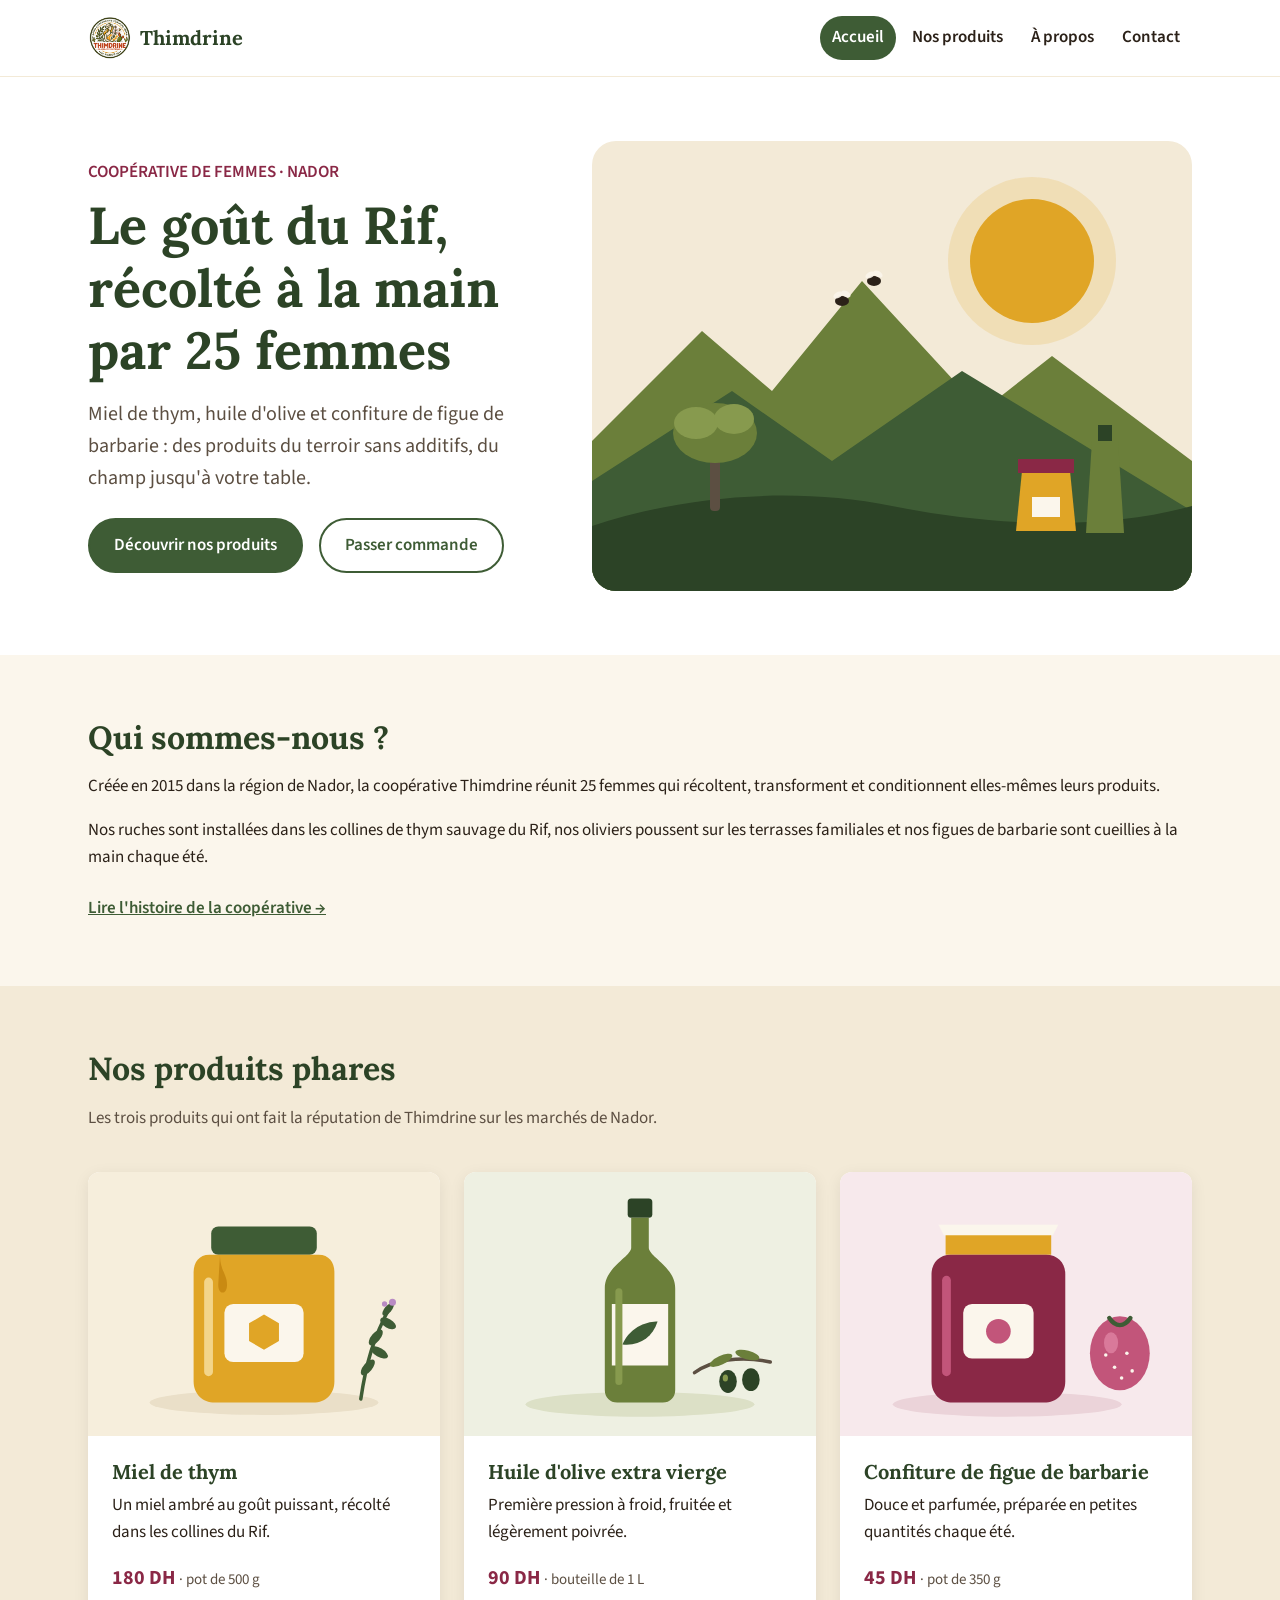
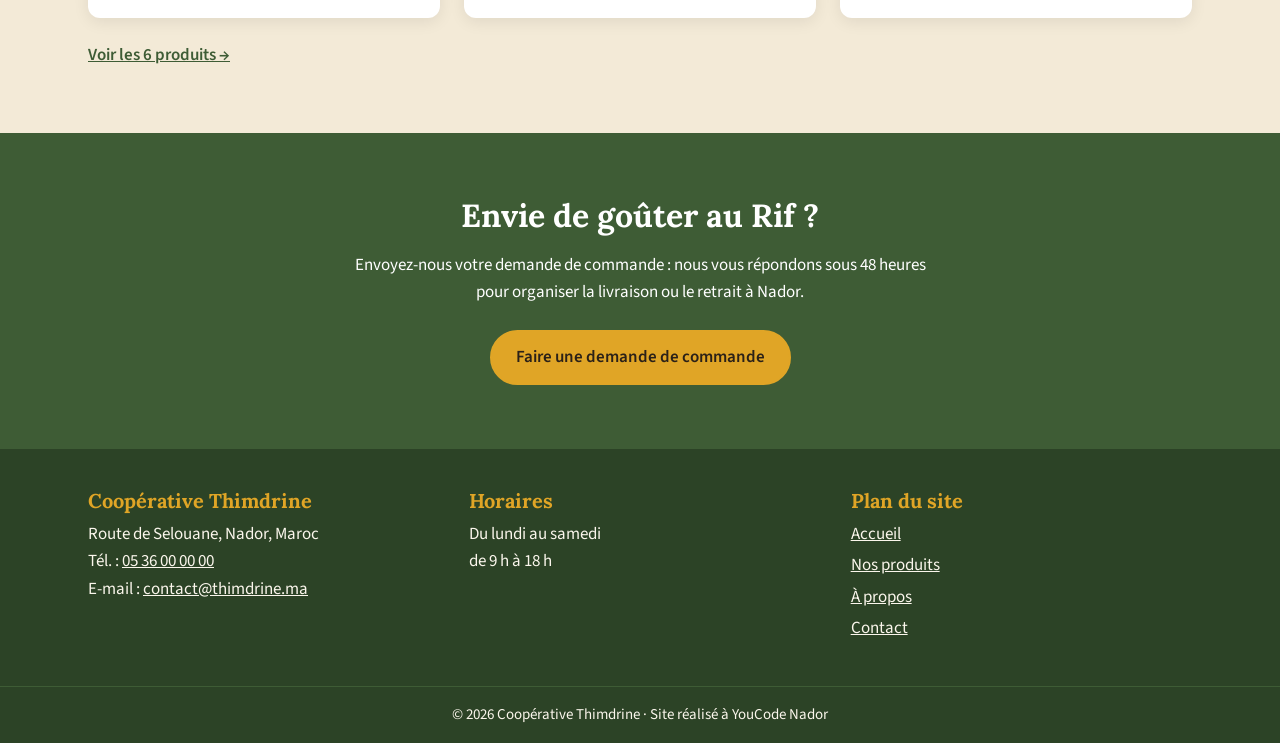
<file: index.html>
<!DOCTYPE html>
<html lang="fr">
<head>
  <meta charset="UTF-8">
  <meta name="viewport" content="width=device-width, initial-scale=1">
  <meta name="description" content="Thimdrine, coopérative de 25 femmes de Nador : miel de thym, huile d'olive et confiture de figue de barbarie du Rif.">
  <title>Accueil | Thimdrine</title>
  <link rel="icon" href="images/logo.svg">
  <link rel="stylesheet" href="https://fonts.googleapis.com/css2?family=Lora:wght@700&amp;family=Source+Sans+3:wght@400;600;700&amp;display=swap">
  <link rel="stylesheet" href="css/acceuil.css">
  <link rel="stylesheet" href="css/style.css">

</head>
<body>

  <!-- En-tête : le même sur toutes les pages -->
  <header class="entete">
    <div class="conteneur entete-contenu">
      <a class="logo" href="index.html">
        <img src="images/corperative logo.png" alt="">
        Thimdrine
      </a>
      <nav class="menu">
        <a class="actif" href="index.html">Accueil</a>
        <a href="produits.html">Nos produits</a>
        <a href="a-propos.html">À propos</a>
        <a href="contact.html">Contact</a>
      </nav>
    </div>
  </header>

  <main>

    <!-- Bandeau d'accroche -->
    <section class="hero">
      <div class="conteneur hero-contenu">
        <div class="hero-texte">
          <p class="surtitre">Coopérative de femmes · Nador</p>
          <h1>Le goût du Rif, récolté à la main par 25 femmes</h1>
          <p class="accroche">Miel de thym, huile d'olive et confiture de figue de barbarie : des produits du terroir sans additifs, du champ jusqu'à votre table.</p>
          <div class="boutons">
            <a class="bouton" href="produits.html">Découvrir nos produits</a>
            <a class="bouton bouton-contour" href="contact.html">Passer commande</a>
          </div>
        </div>
        <img class="hero-image" src="images/hero.svg" alt="" width="600" height="450">
      </div>
    </section>

    <!-- Présentation -->
    <section class="section">
      <div class="conteneur presentation">
        <h2>Qui sommes-nous ?</h2>
        <p>Créée en 2015 dans la région de Nador, la coopérative Thimdrine réunit 25 femmes qui récoltent, transforment et conditionnent elles-mêmes leurs produits.</p>
        <p>Nos ruches sont installées dans les collines de thym sauvage du Rif, nos oliviers poussent sur les terrasses familiales et nos figues de barbarie sont cueillies à la main chaque été.</p>
        <a class="lien" href="a-propos.html">Lire l'histoire de la coopérative →</a>
      </div>
    </section>

   <section class="section section-sable">
      <div class="conteneur">
        <h2>Nos produits phares</h2>
        <p class="intro">Les trois produits qui ont fait la réputation de Thimdrine sur les marchés de Nador.</p>

        <div class="cartes">
          <article class="carte">
            <img src="images/miel-thym.svg" alt="Pot de miel de thym">
            <div class="carte-texte">
              <h3>Miel de thym</h3>
              <p>Un miel ambré au goût puissant, récolté dans les collines du Rif.</p>
              <p class="prix">180 DH <span>· pot de 500 g</span></p>
            </div>
          </article>

          <article class="carte">
            <img src="images/huile-olive.svg" alt="Bouteille d'huile d'olive">
            <div class="carte-texte">
              <h3>Huile d'olive extra vierge</h3>
              <p>Première pression à froid, fruitée et légèrement poivrée.</p>
              <p class="prix">90 DH <span>· bouteille de 1 L</span></p>
            </div>
          </article>

          <article class="carte">
            <img src="images/confiture-figue.svg" alt="Pot de confiture de figue de barbarie">
            <div class="carte-texte">
              <h3>Confiture de figue de barbarie</h3>
              <p>Douce et parfumée, préparée en petites quantités chaque été.</p>
              <p class="prix">45 DH <span>· pot de 350 g</span></p>
            </div>
          </article>
        </div>

        <a class="lien" href="produits.html">Voir les 6 produits →</a>
      </div>
    </section>

    <section class="appel">
      <div class="conteneur">
        <h2>Envie de goûter au Rif ?</h2>
        <p>Envoyez-nous votre demande de commande : nous vous répondons sous 48 heures pour organiser la livraison ou le retrait à Nador.</p>
        <a class="bouton bouton-miel" href="contact.html">Faire une demande de commande</a>
      </div>
    </section>

  </main>

  <!-- Pied de page : le même sur toutes les pages -->
  <footer class="pied">
    <div class="conteneur pied-colonnes">
      <div>
        <h2>Coopérative Thimdrine</h2>
        <address>
          Route de Selouane, Nador, Maroc<br>
          Tél. : <a href="tel:+212536000000">05 36 00 00 00</a><br>
          E-mail : <a href="mailto:contact@thimdrine.ma">contact@thimdrine.ma</a>
        </address>
      </div>
      <div>
        <h2>Horaires</h2>
        <p>Du lundi au samedi<br>de 9 h à 18 h</p>
      </div>
      <div>
        <h2>Plan du site</h2>
        <ul>
          <li><a href="index.html">Accueil</a></li>
          <li><a href="produits.html">Nos produits</a></li>
          <li><a href="a-propos.html">À propos</a></li>
          <li><a href="contact.html">Contact</a></li>
        </ul>
      </div>
    </div>
    <p class="copyright">© 2026 Coopérative Thimdrine · Site réalisé à YouCode Nador</p>
  </footer>

</body>
</html>
</file>
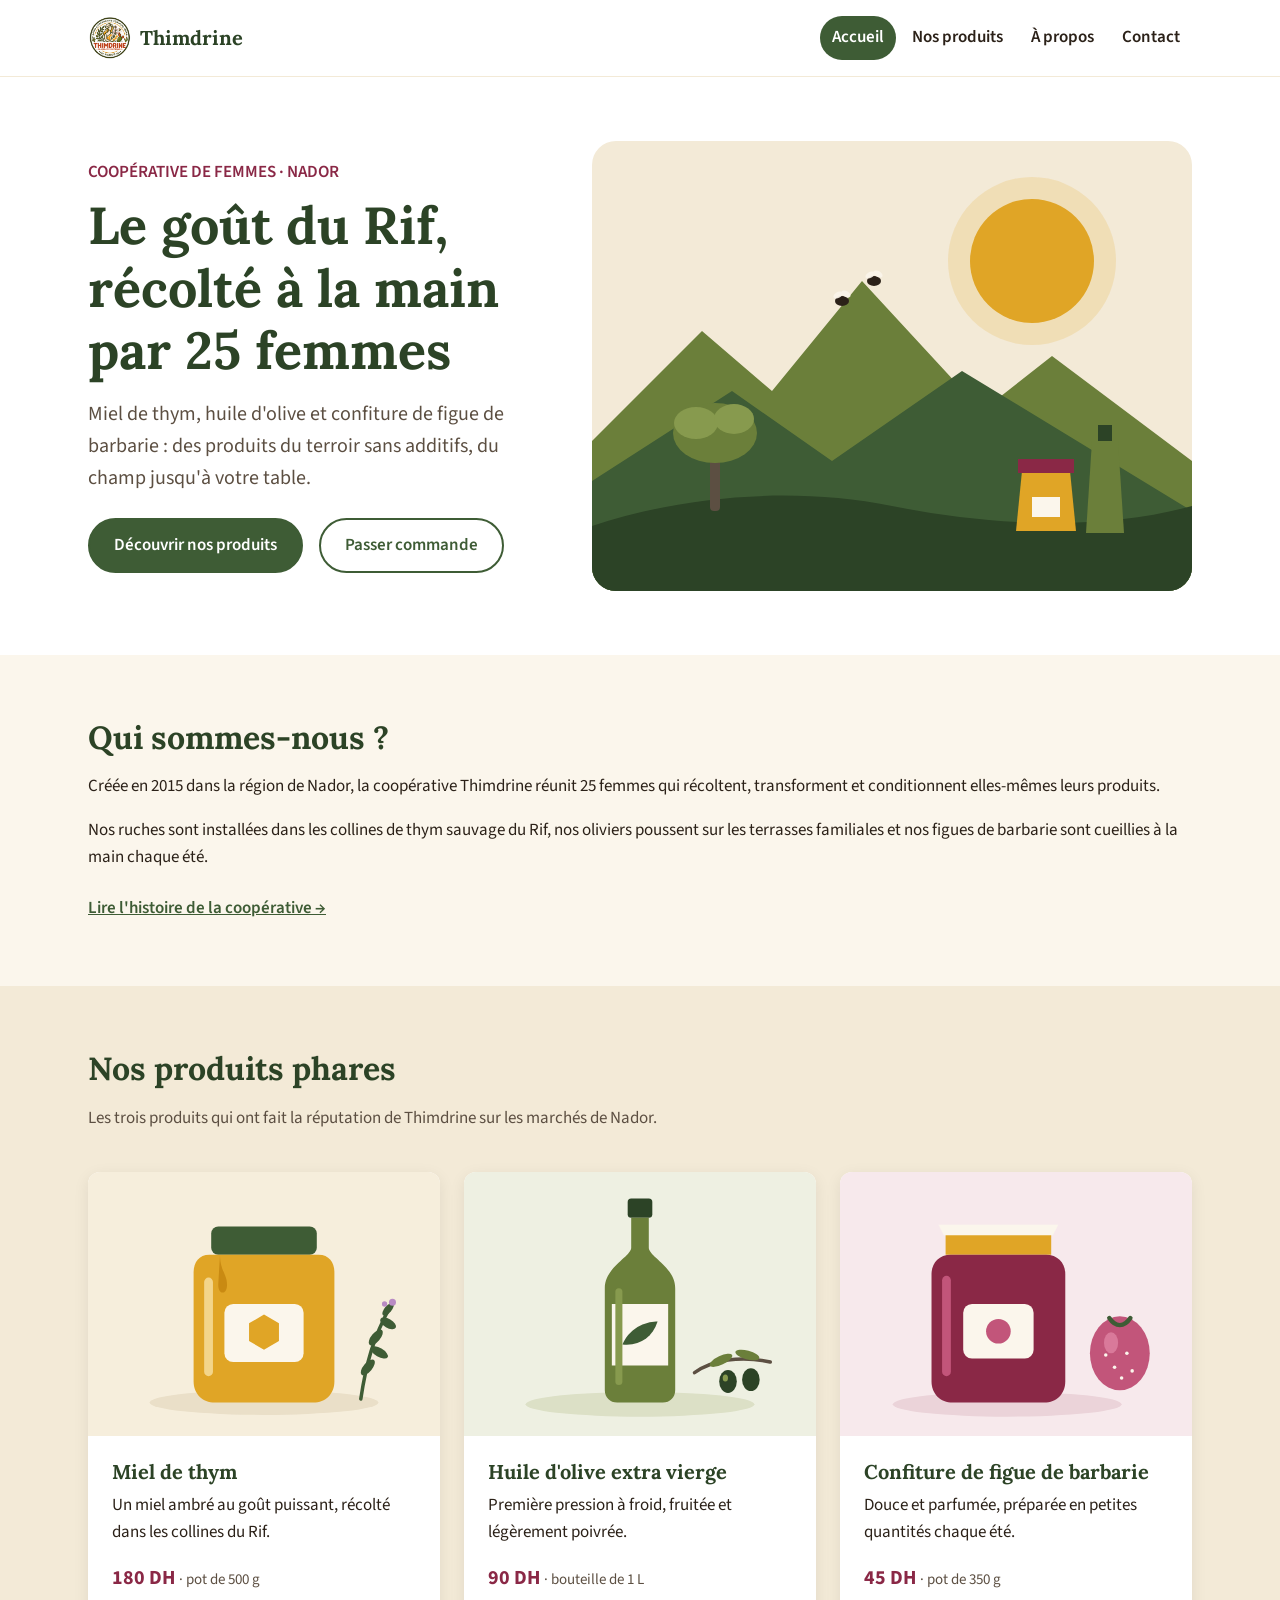
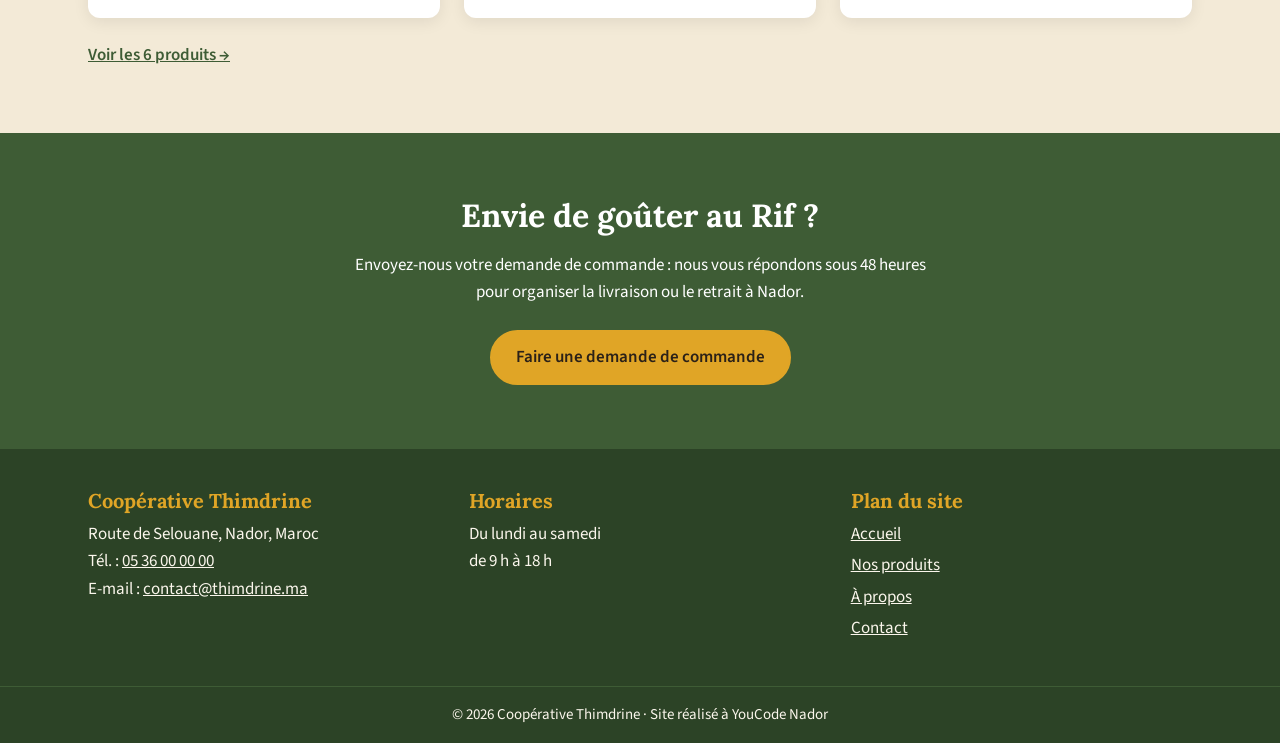
<file: acceuil.html>
<!DOCTYPE html>
<html lang="fr">
<head>
  <meta charset="UTF-8">
  <meta name="viewport" content="width=device-width, initial-scale=1">
  <meta name="description" content="Thimdrine, coopérative de 25 femmes de Nador : miel de thym, huile d'olive et confiture de figue de barbarie du Rif.">
  <title>Accueil | Thimdrine</title>
  <link rel="icon" href="images/logo.svg">
  <link rel="stylesheet" href="https://fonts.googleapis.com/css2?family=Lora:wght@700&amp;family=Source+Sans+3:wght@400;600;700&amp;display=swap">
  <link rel="stylesheet" href="css/acceuil.css">
  <link rel="stylesheet" href="css/style.css">

</head>
<body>

  <!-- En-tête : le même sur toutes les pages -->
  <header class="entete">
    <div class="conteneur entete-contenu">
      <a class="logo" href="index.html">
        <img src="images/corperative logo.png" alt="">
        Thimdrine
      </a>
      <nav class="menu">
        <a class="actif" href="index.html">Accueil</a>
        <a href="produits.html">Nos produits</a>
        <a href="a-propos.html">À propos</a>
        <a href="contact.html">Contact</a>
      </nav>
    </div>
  </header>

  <main>

    <!-- Bandeau d'accroche -->
    <section class="hero">
      <div class="conteneur hero-contenu">
        <div class="hero-texte">
          <p class="surtitre">Coopérative de femmes · Nador</p>
          <h1>Le goût du Rif, récolté à la main par 25 femmes</h1>
          <p class="accroche">Miel de thym, huile d'olive et confiture de figue de barbarie : des produits du terroir sans additifs, du champ jusqu'à votre table.</p>
          <div class="boutons">
            <a class="bouton" href="produits.html">Découvrir nos produits</a>
            <a class="bouton bouton-contour" href="contact.html">Passer commande</a>
          </div>
        </div>
        <img class="hero-image" src="images/hero.svg" alt="" width="600" height="450">
      </div>
    </section>

    <!-- Présentation -->
    <section class="section">
      <div class="conteneur presentation">
        <h2>Qui sommes-nous ?</h2>
        <p>Créée en 2015 dans la région de Nador, la coopérative Thimdrine réunit 25 femmes qui récoltent, transforment et conditionnent elles-mêmes leurs produits.</p>
        <p>Nos ruches sont installées dans les collines de thym sauvage du Rif, nos oliviers poussent sur les terrasses familiales et nos figues de barbarie sont cueillies à la main chaque été.</p>
        <a class="lien" href="a-propos.html">Lire l'histoire de la coopérative →</a>
      </div>
    </section>

   <section class="section section-sable">
      <div class="conteneur">
        <h2>Nos produits phares</h2>
        <p class="intro">Les trois produits qui ont fait la réputation de Thimdrine sur les marchés de Nador.</p>

        <div class="cartes">
          <article class="carte">
            <img src="images/miel-thym.svg" alt="Pot de miel de thym">
            <div class="carte-texte">
              <h3>Miel de thym</h3>
              <p>Un miel ambré au goût puissant, récolté dans les collines du Rif.</p>
              <p class="prix">180 DH <span>· pot de 500 g</span></p>
            </div>
          </article>

          <article class="carte">
            <img src="images/huile-olive.svg" alt="Bouteille d'huile d'olive">
            <div class="carte-texte">
              <h3>Huile d'olive extra vierge</h3>
              <p>Première pression à froid, fruitée et légèrement poivrée.</p>
              <p class="prix">90 DH <span>· bouteille de 1 L</span></p>
            </div>
          </article>

          <article class="carte">
            <img src="images/confiture-figue.svg" alt="Pot de confiture de figue de barbarie">
            <div class="carte-texte">
              <h3>Confiture de figue de barbarie</h3>
              <p>Douce et parfumée, préparée en petites quantités chaque été.</p>
              <p class="prix">45 DH <span>· pot de 350 g</span></p>
            </div>
          </article>
        </div>

        <a class="lien" href="produits.html">Voir les 6 produits →</a>
      </div>
    </section>

    <section class="appel">
      <div class="conteneur">
        <h2>Envie de goûter au Rif ?</h2>
        <p>Envoyez-nous votre demande de commande : nous vous répondons sous 48 heures pour organiser la livraison ou le retrait à Nador.</p>
        <a class="bouton bouton-miel" href="contact.html">Faire une demande de commande</a>
      </div>
    </section>

  </main>

  <!-- Pied de page : le même sur toutes les pages -->
  <footer class="pied">
    <div class="conteneur pied-colonnes">
      <div>
        <h2>Coopérative Thimdrine</h2>
        <address>
          Route de Selouane, Nador, Maroc<br>
          Tél. : <a href="tel:+212536000000">05 36 00 00 00</a><br>
          E-mail : <a href="mailto:contact@thimdrine.ma">contact@thimdrine.ma</a>
        </address>
      </div>
      <div>
        <h2>Horaires</h2>
        <p>Du lundi au samedi<br>de 9 h à 18 h</p>
      </div>
      <div>
        <h2>Plan du site</h2>
        <ul>
          <li><a href="acceuil.html">Accueil</a></li>
          <li><a href="produits.html">Nos produits</a></li>
          <li><a href="a-propos.html">À propos</a></li>
          <li><a href="contact.html">Contact</a></li>
        </ul>
      </div>
    </div>
    <p class="copyright">© 2026 Coopérative Thimdrine · Site réalisé à YouCode Nador</p>
  </footer>

</body>
</html>
</file>
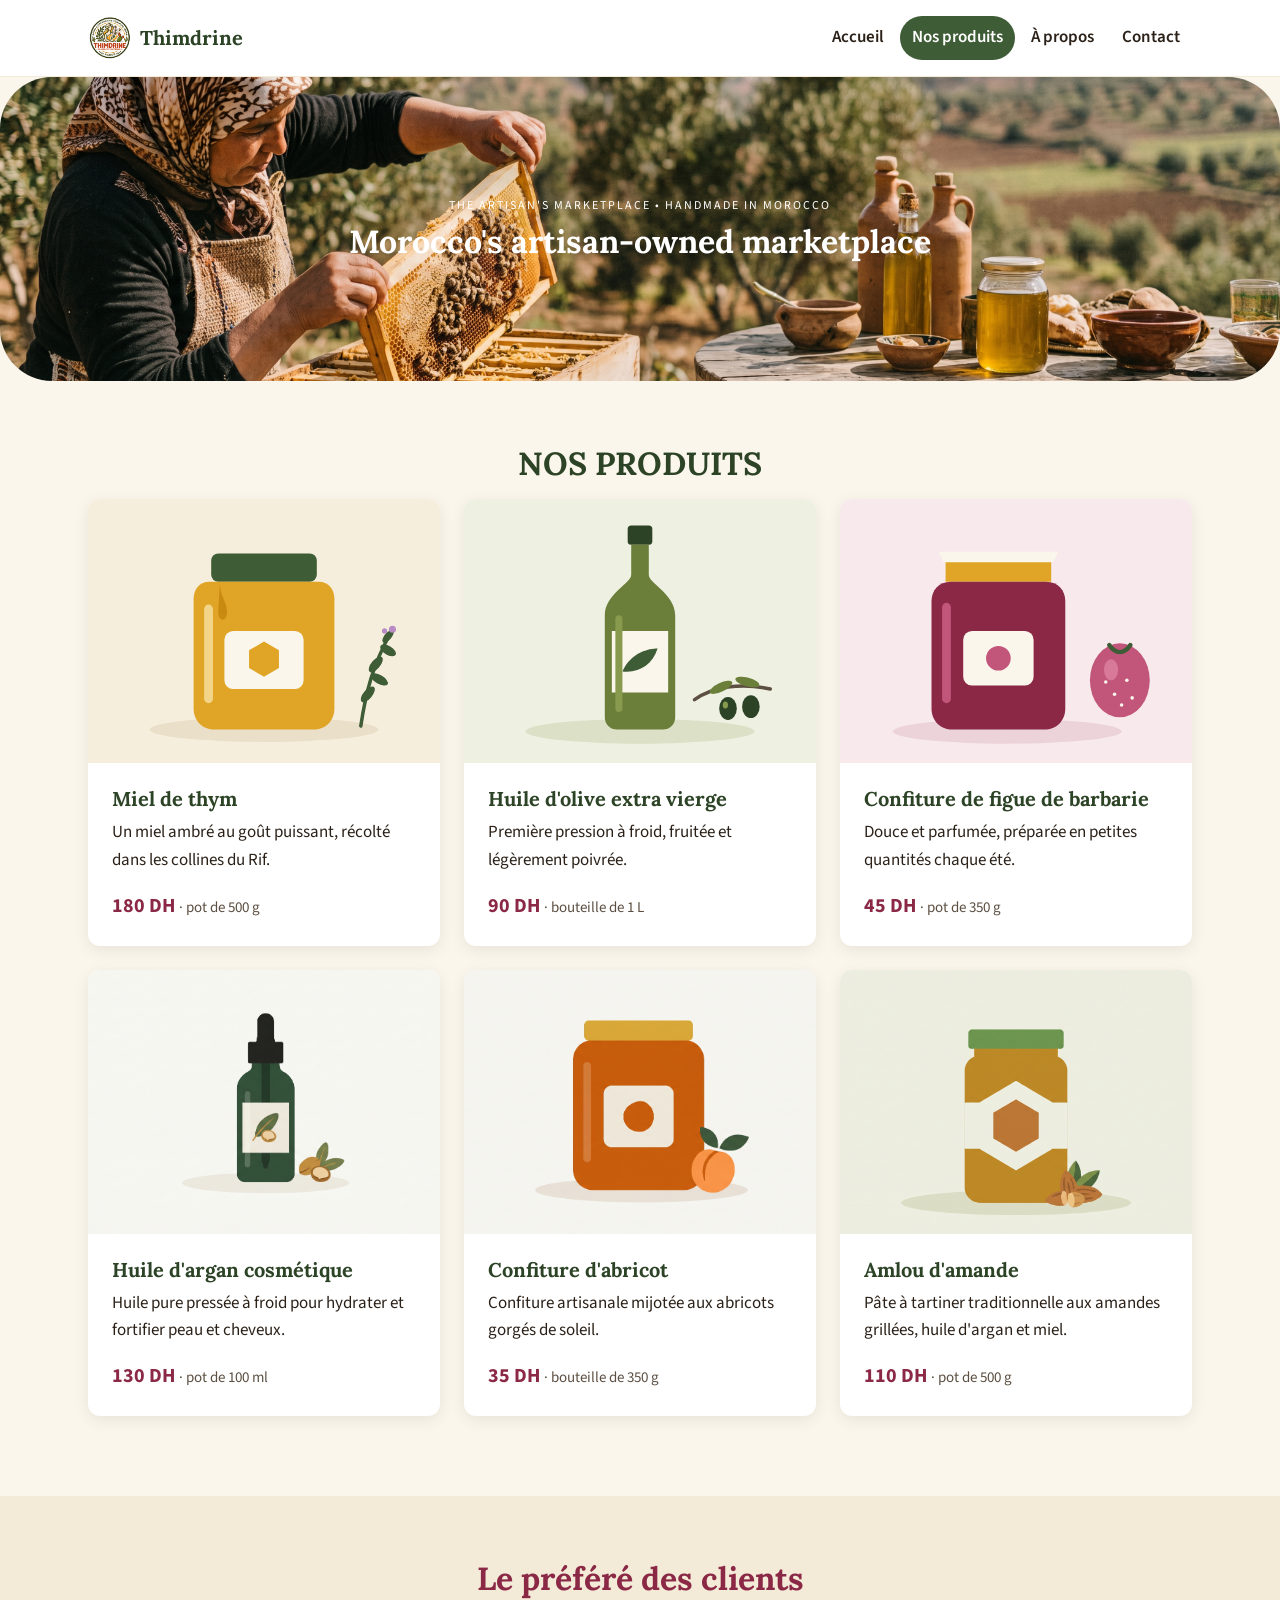
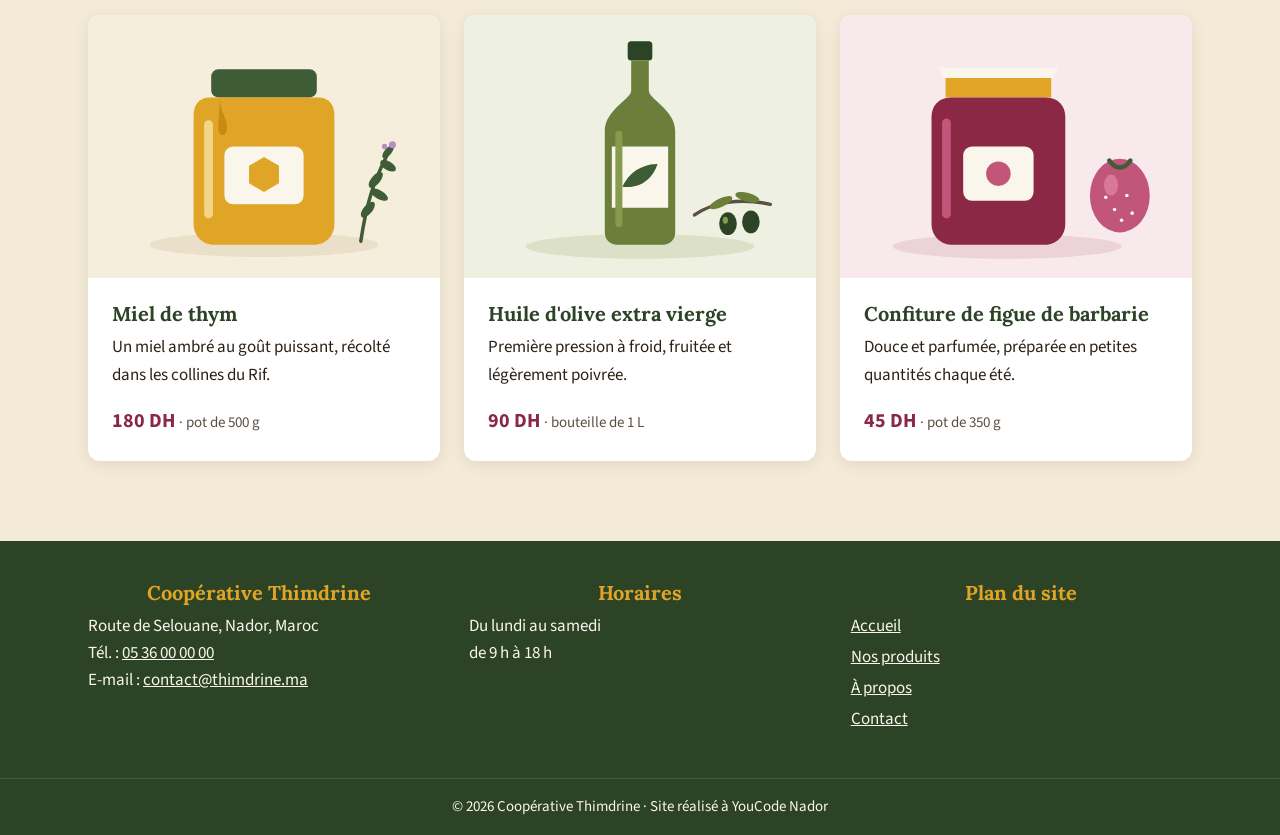
<file: produits.html>
<!DOCTYPE html>
<html lang="fr">
<head>
  <meta charset="UTF-8">
  <meta name="viewport" content="width=device-width, initial-scale=1">
  <meta name="description" content="Thimdrine, coopérative de 25 femmes de Nador : miel de thym, huile d'olive et confiture de figue de barbarie du Rif.">
  <title>Nos produits | Thimdrine</title>
  <link rel="icon" href="images/logo.svg">
  <link rel="stylesheet" href="https://fonts.googleapis.com/css2?family=Lora:wght@700&amp;family=Source+Sans+3:wght@400;600;700&amp;display=swap">
  <link rel="stylesheet" href="css/style.css">
  <link rel="stylesheet" href="css/produits.css">
</head>
<body>

  <header class="entete">
    <div class="conteneur entete-contenu">
      <a class="logo" href="index.html">
        <img src="images/corperative logo.png" alt="a wommen harvesting honey">
        Thimdrine
      </a>
      <nav class="menu">
        <a href="index.html">Accueil</a>
        <a class="actif" href="produits.html">Nos produits</a>
        <a href="a-propos.html">À propos</a>
        <a href="contact.html">Contact</a>
      </nav>
    </div>
  </header>

  <main>
    <section class="banner">
      <img class="banner-img" src="images/produits-page-banner.jpg" alt="Une femme récoltant du miel">
      <div class="banner-content">
        <p class="banner-subtitle">THE ARTISAN'S MARKETPLACE • HANDMADE IN MOROCCO</p>
        <h1 class="banner-title">Morocco's artisan-owned marketplace</h1>
      </div>
    </section>

    <section class="section">
      <div class="conteneur">
        <h2 id="h11">NOS PRODUITS</h2>

        <div class="cartes">
          <article class="carte">
            <img src="images/miel-thym.svg" alt="Pot de miel de thym">
            <div class="carte-texte">
              <h3>Miel de thym</h3>
              <p>Un miel ambré au goût puissant, récolté dans les collines du Rif.</p>
              <p class="prix">180 DH <span>· pot de 500 g</span></p>
            </div>
          </article>

          <article class="carte">
            <img src="images/huile-olive.svg" alt="Bouteille d'huile d'olive">
            <div class="carte-texte">
              <h3>Huile d'olive extra vierge</h3>
              <p>Première pression à froid, fruitée et légèrement poivrée.</p>
              <p class="prix">90 DH <span>· bouteille de 1 L</span></p>
            </div>
          </article>

          <article class="carte">
            <img src="images/confiture-figue.svg" alt="Pot de confiture de figue de barbarie">
            <div class="carte-texte">
              <h3>Confiture de figue de barbarie</h3>
              <p>Douce et parfumée, préparée en petites quantités chaque été.</p>
              <p class="prix">45 DH <span>· pot de 350 g</span></p>
            </div>
          </article>

          <article class="carte">
            <img src="images/produit4.jpg" alt="Huile d'argan cosmétique">
            <div class="carte-texte">
              <h3>Huile d'argan cosmétique</h3>
              <p>Huile pure pressée à froid pour hydrater et fortifier peau et cheveux.</p>
              <p class="prix">130 DH <span>· pot de 100 ml</span></p>
            </div>
          </article>

          <article class="carte">
            <img src="images/produit5.jpg" alt="Confiture d'abricot">
            <div class="carte-texte">
              <h3>Confiture d'abricot</h3>
              <p>Confiture artisanale mijotée aux abricots gorgés de soleil.</p>
              <p class="prix">35 DH <span>· bouteille de 350 g</span></p>
            </div>
          </article>

          <article class="carte">
            <img src="images/produit6.jpg" alt="Amlou d'amande">
            <div class="carte-texte">
              <h3>Amlou d'amande</h3>
              <p>Pâte à tartiner traditionnelle aux amandes grillées, huile d'argan et miel.</p>
              <p class="prix">110 DH <span>· pot de 500 g</span></p>
            </div>
          </article>
        </div>
      </div>
    </section>

    <section class="section section-sable">
      <div class="conteneur">
        <h2 id="newcolor">Le préféré des clients</h2>

        <div class="cartes">
          <article class="carte">
            <img src="images/miel-thym.svg" alt="Pot de miel de thym">
            <div class="carte-texte">
              <h3>Miel de thym</h3>
              <p>Un miel ambré au goût puissant, récolté dans les collines du Rif.</p>
              <p class="prix">180 DH <span>· pot de 500 g</span></p>
            </div>
          </article>

          <article class="carte">
            <img src="images/huile-olive.svg" alt="Bouteille d'huile d'olive">
            <div class="carte-texte">
              <h3>Huile d'olive extra vierge</h3>
              <p>Première pression à froid, fruitée et légèrement poivrée.</p>
              <p class="prix">90 DH <span>· bouteille de 1 L</span></p>
            </div>
          </article>

          <article class="carte">
            <img src="images/confiture-figue.svg" alt="Pot de confiture de figue de barbarie">
            <div class="carte-texte">
              <h3>Confiture de figue de barbarie</h3>
              <p>Douce et parfumée, préparée en petites quantités chaque été.</p>
              <p class="prix">45 DH <span>· pot de 350 g</span></p>
            </div>
          </article>
        </div>
      </div>
    </section>
  </main>






  <footer class="pied">
    <div class="conteneur pied-colonnes">
      <div>
        <h2>Coopérative Thimdrine</h2>
        <address>
          Route de Selouane, Nador, Maroc<br>
          Tél. : <a href="tel:+212536000000">05 36 00 00 00</a><br>
          E-mail : <a href="mailto:contact@thimdrine.ma">contact@thimdrine.ma</a>
        </address>
      </div>
      <div>
        <h2>Horaires</h2>
        <p>Du lundi au samedi<br>de 9 h à 18 h</p>
      </div>
      <div>
        <h2>Plan du site</h2>
        <ul>
          <li><a href="index.html">Accueil</a></li>
          <li><a href="produits.html">Nos produits</a></li>
          <li><a href="a-propos.html">À propos</a></li>
          <li><a href="contact.html">Contact</a></li>
        </ul>
      </div>
    </div>
    <p class="copyright">© 2026 Coopérative Thimdrine · Site réalisé à YouCode Nador</p>
  </footer>

</body>
</html>
</file>
<file: css/acceuil.css>
.hero {
  padding: 40px 0;
  background-color: var(--couleur-blanc);
}

.surtitre {
  margin-bottom: 8px;
  font-weight: 600;
  text-transform: uppercase;
  color: var(--couleur-figue);
}

.accroche {
  margin-bottom: 24px;
  font-size: 20px;
  color: var(--couleur-terre-douce);
}

.boutons {
  display: flex;
  flex-wrap: wrap;
  gap: 16px;
}

.hero-image {
  margin-top: 40px;
}



.presentation {
  max-width: 768px;
}



@media (min-width: 1024px) {
  .hero {
    padding: 64px 0;
  }

  .hero-contenu {
    display: flex;
    align-items: center;
    gap: 40px;
  }

  .hero-texte,
  .hero-image {
    flex: 1;
  }

  .hero-image {
    margin-top: 0;
  }
}
</file>
<file: css/style.css>
:root {
  --couleur-thym: #3E5C35;
  --couleur-thym-fonce: #2C4326;
  --couleur-miel: #E0A526;
  --couleur-figue: #8A2846;
  --couleur-lin: #FBF6EC;
  --couleur-sable: #F3EAD7;
  --couleur-terre: #2B2118;
  --couleur-terre-douce: #5C4F42;
  --couleur-blanc: #FFFFFF;

  --police-titre: 'Lora', Georgia, serif;
  --police-texte: 'Source Sans 3', Arial, sans-serif;
}


/* ----- Base ----- */

* {
  box-sizing: border-box;
}

body {
  margin: 0;
  font-family: var(--police-texte);
  font-size: 17px;
  line-height: 1.6;
  color: var(--couleur-terre);
  background-color: var(--couleur-lin);
}

h1,
h2,
h3 {
  margin: 0 0 16px;
  font-family: var(--police-titre);
  line-height: 1.2;
  color: var(--couleur-thym-fonce);
}

h1 {
  font-size: 34px;
}

h2 {
  font-size: 28px;
}

h3 {
  margin-bottom: 8px;
  font-size: 20px;
}

p {
  margin: 0 0 16px;
}

a {
  color: var(--couleur-thym);
}

img {
  display: block;
  max-width: 100%;
  height: auto;
}

.conteneur {
  max-width: 1152px;
  margin: 0 auto;
  padding-left: 16px;
  padding-right: 16px;
}

.section {
  padding: 64px 0;
}

.section-sable {
  background-color: var(--couleur-sable);
}

.intro {
  margin-bottom: 40px;
  color: var(--couleur-terre-douce);
}

.lien {
  display: inline-block;
  margin-top: 8px;
  font-weight: 600;
}


/* ----- En-tête ----- */

.entete {
  background-color: var(--couleur-blanc);
  border-bottom: 1px solid var(--couleur-sable);
}

.entete-contenu {
  display: flex;
  flex-wrap: wrap;
  justify-content: space-between;
  align-items: center;
  gap: 8px;
  padding-top: 16px;
  padding-bottom: 16px;
}

.logo {
  display: flex;
  align-items: center;
  gap: 8px;
  font-family: var(--police-titre);
  font-size: 20px;
  font-weight: 700;
  color: var(--couleur-thym-fonce);
  text-decoration: none;
}

.logo img {
  width: 44px;
}

.menu {
  display: flex;
  flex-wrap: wrap;
  gap: 4px;
}

.menu a {
  padding: 8px;
  border-radius: 30px;
  font-size: 15px;
  font-weight: 600;
  color: var(--couleur-terre);
  text-decoration: none;
}

.menu a:hover {
  background-color: var(--couleur-sable);
}

/* Le lien de la page où l'on se trouve */
.menu a.actif {
  background-color: var(--couleur-thym);
  color: var(--couleur-blanc);
}


/* ----- Boutons ----- */

.bouton {
  display: inline-block;
  padding: 12px 24px;
  border: 2px solid var(--couleur-thym);
  border-radius: 30px;
  background-color: var(--couleur-thym);
  color: var(--couleur-blanc);
  font-weight: 600;
  text-decoration: none;
}

.bouton:hover {
  background-color: var(--couleur-thym-fonce);
}

.bouton-contour {
  background-color: transparent;
  color: var(--couleur-thym);
}

.bouton-contour:hover {
  background-color: var(--couleur-sable);
}

.bouton-miel {
  border-color: var(--couleur-miel);
  background-color: var(--couleur-miel);
  color: var(--couleur-terre);
}

.bouton-miel:hover {
  background-color: var(--couleur-lin);
}


/* ----- Cartes produits (accueil + page produits) ----- */

.cartes {
  display: flex;
  flex-wrap: wrap;
  justify-content: center;
  gap: 24px;
  margin-bottom: 16px;
}

.carte {
  flex: 1;
  min-width: 260px;
  max-width: 400px;
  overflow: hidden;
  border-radius: 12px;
  background-color: var(--couleur-blanc);
  box-shadow: 0 4px 16px rgba(0, 0, 0, 0.08);
}

.carte img {
  width: 100%;
}

.carte-texte {
  padding: 24px;
}

.prix {
  margin: 0;
  font-size: 20px;
  font-weight: 700;
  color: var(--couleur-figue);
}

.prix span {
  font-size: 15px;
  font-weight: 400;
  color: var(--couleur-terre-douce);
}


/* ----- Appel à l'action ----- */

.appel {
  padding: 64px 0;
  background-color: var(--couleur-thym);
  color: var(--couleur-blanc);
  text-align: center;
}

.appel h2 {
  color: var(--couleur-blanc);
}

.appel p {
  max-width: 576px;
  margin: 0 auto 24px;
}


/* ----- Pied de page ----- */

.pied {
  padding-top: 40px;
  background-color: var(--couleur-thym-fonce);
  color: var(--couleur-lin);
}

.pied-colonnes {
  display: flex;
  flex-wrap: wrap;
  gap: 40px;
}

.pied-colonnes div {
  flex: 1;
  min-width: 220px;
}

.pied h2 {
  margin-bottom: 8px;
  font-size: 20px;
  color: var(--couleur-miel);
}

.pied a {
  color: var(--couleur-lin);
}

.pied-colonnes p,
.pied address {
  margin: 0;
  font-style: normal;
}

.pied ul {
  margin: 0;
  padding: 0;
  list-style: none;
}

.pied li {
  margin-bottom: 4px;
}

.copyright {
  margin: 40px 0 0;
  padding: 16px;
  border-top: 1px solid var(--couleur-thym);
  font-size: 15px;
  text-align: center;
}


/* ----- Ordinateur : à partir de 1024 px de large ----- */

@media (min-width: 1024px) {
  h1 {
    font-size: 52px;
  }

  h2 {
    font-size: 32px;
  }

  .conteneur {
    padding-left: 24px;
    padding-right: 24px;
  }

  .menu a {
    padding: 8px 12px;
    font-size: 17px;
  }
}
</file>
<file: css/produits.css>
.banner {
  position: relative;
  width: 100%;
  max-width: 1302px; 
  margin: 0 auto;
  border-radius: 52px; 
  overflow: hidden;
}

.banner-img {
  width: 100%;
  height: 304px;
  object-fit: cover;
  display: block;
}

.banner-content {
  position: absolute;
  top: 50%;
  left: 50%;
  transform: translate(-50%, -50%);
  text-align: center;
  
  color: var(--couleur-blanc);
  width: 90%;
}
.banner-content h1 {
  color: var(--couleur-blanc);
}
.banner-subtitle {
  font-size: 12px;
  letter-spacing: 2px;
  text-transform: uppercase;
  margin-bottom: 8px;
}

.banner-title {
  font-size: 32px;
  font-weight: bold;
  margin: 0;
}
h2{
  text-align: center;
}
#newcolor{
  color: var(--couleur-figue);
}



.cartes {
  display: flex;
  flex-wrap: wrap;
  justify-content: flex-start;   
  gap: 24px;
}

.cartes .carte {
  flex: 0 0 100%;
  min-width: 0;
  max-width: none;
}

.carte img {
  aspect-ratio: 4 / 3;                
  object-fit: cover;
}

@media (min-width: 640px) {
  .cartes .carte {
    flex-basis: calc((100% - 24px) / 2);
  }
}

@media (min-width: 1024px) {
  .cartes .carte {
    flex-basis: calc((100% - 48px) / 3);
  }
}
</file>
